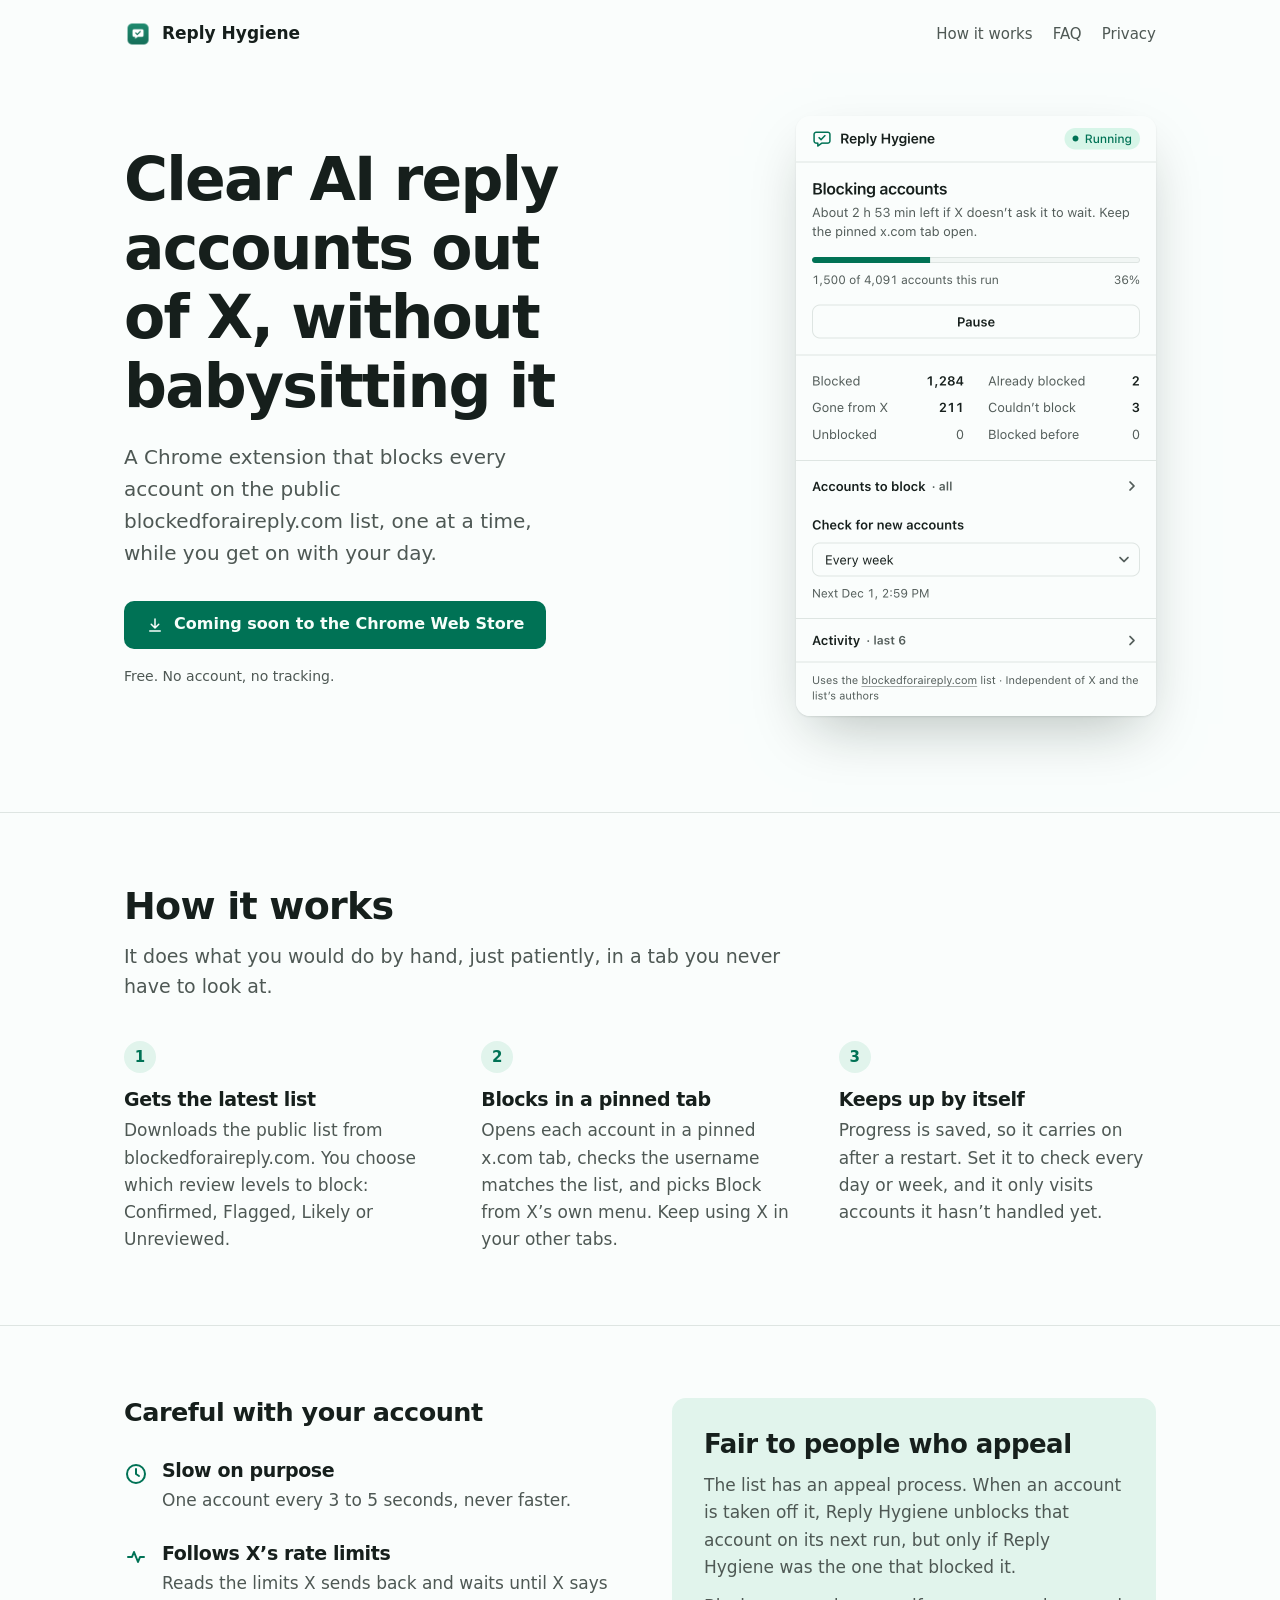
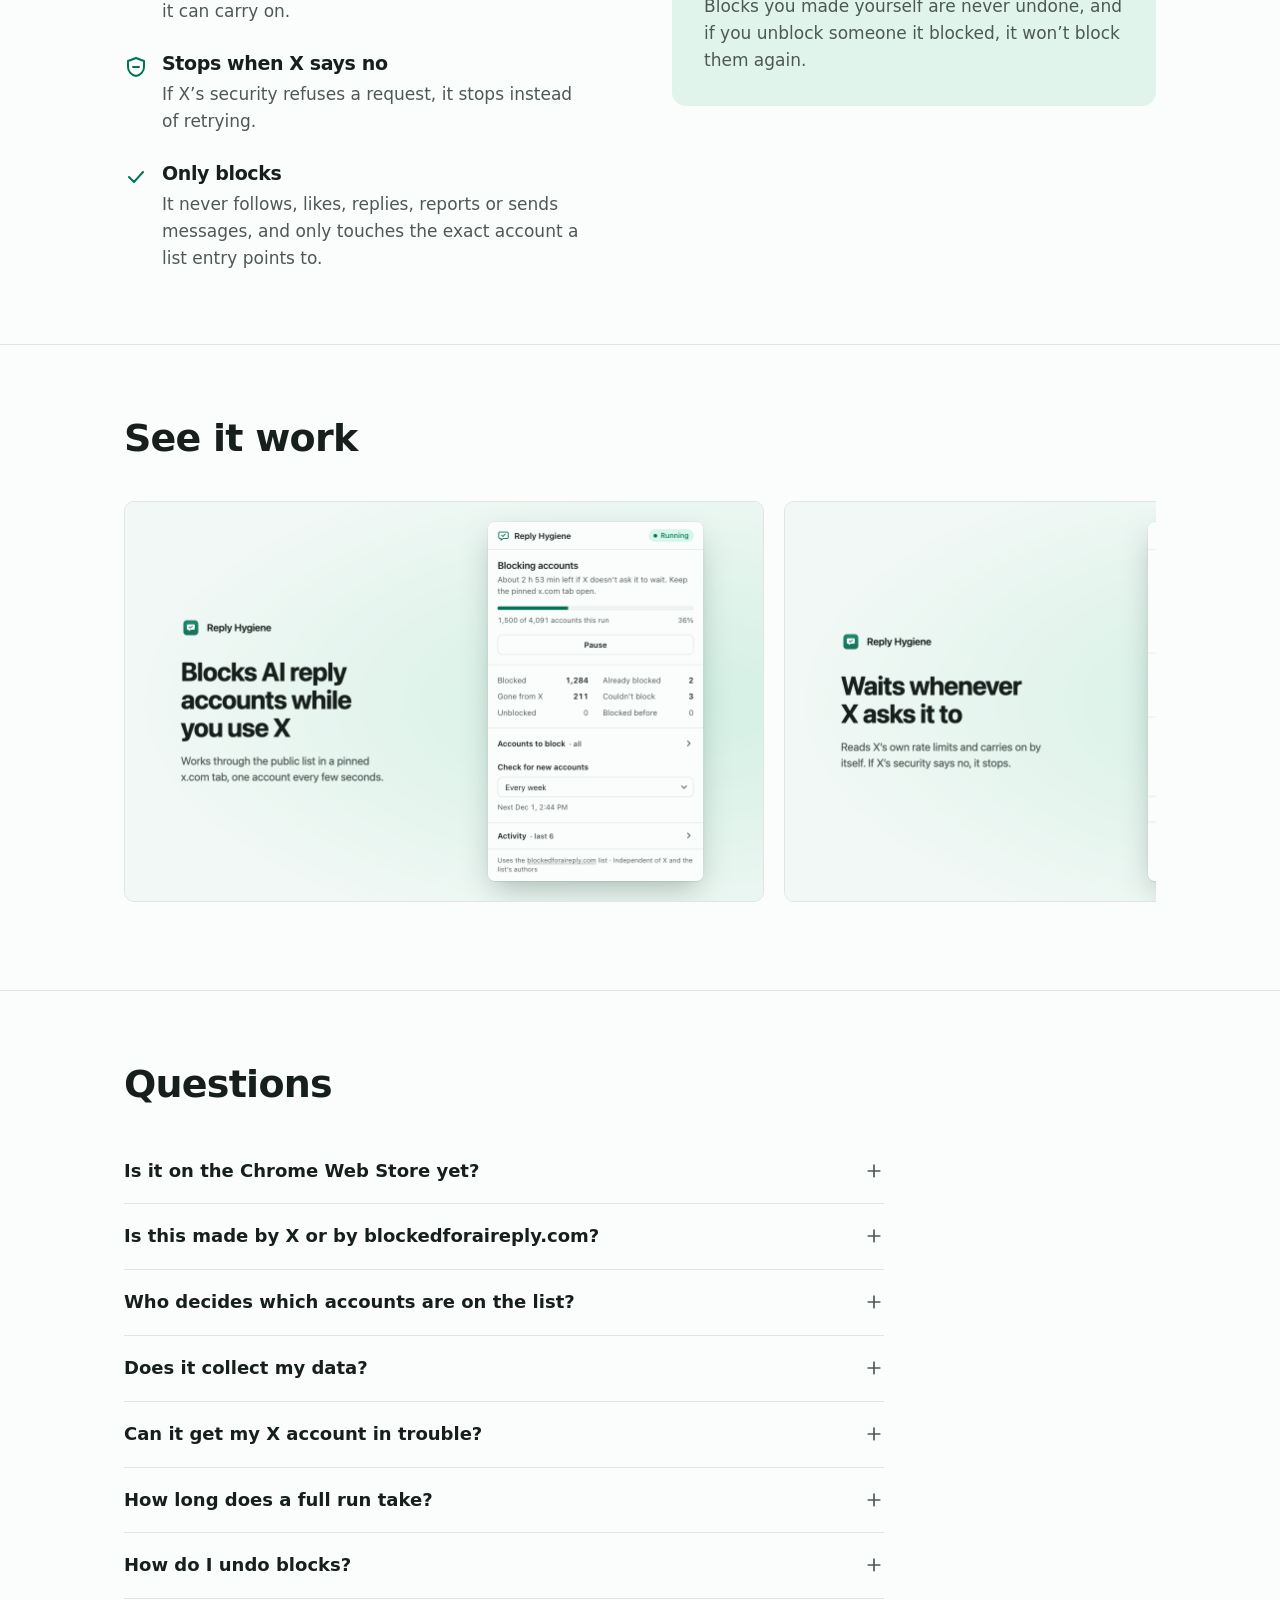
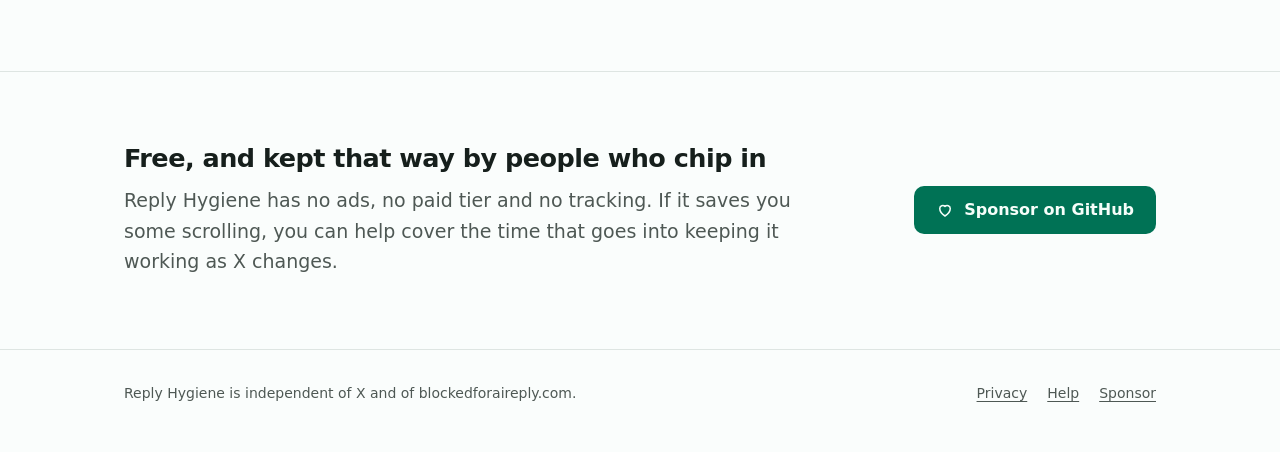
<file: index.html>
<!doctype html>
<html lang="en">
<head>
<meta charset="utf-8">
<meta name="viewport" content="width=device-width, initial-scale=1">
<title>Reply Hygiene: block AI reply accounts on X</title>
<meta name="description" content="A Chrome extension that blocks the AI and spam reply accounts on the public blockedforaireply.com list, slowly and within X's rate limits.">
<meta property="og:title" content="Reply Hygiene">
<meta property="og:description" content="Blocks the AI and spam reply accounts on the public blockedforaireply.com list, slowly and within X's rate limits.">
<meta property="og:image" content="https://cyrisxd.github.io/reply-hygiene/assets/promo-marquee-1400x560.png">
<meta name="twitter:card" content="summary_large_image">
<link rel="icon" href="assets/icon32.png">
<link rel="stylesheet" href="style.css">
</head>
<body>
<header class="wrap top">
  <a class="brand" href="./"><img src="assets/icon128.png" alt="">Reply Hygiene</a>
  <nav>
    <a class="hide-sm" href="#how">How it works</a>
    <a class="hide-sm" href="#faq">FAQ</a>
    <a href="privacy.html">Privacy</a>
  </nav>
</header>

<main>
  <div class="wrap hero">
    <div>
      <h1>Clear AI reply accounts out of X, without babysitting it</h1>
      <p class="lede">A Chrome extension that blocks every account on the public blockedforaireply.com list, one at a time, while you get on with your day.</p>
      <div class="cta">
        <!-- Swap href for the Chrome Web Store listing URL once it's published. -->
        <a class="button" id="store" href="#faq">
          <svg viewBox="0 0 24 24" fill="none" stroke="currentColor" stroke-width="2" stroke-linecap="round" stroke-linejoin="round" aria-hidden="true"><path d="M12 4v12m0 0-5-5m5 5 5-5M5 20h14"/></svg>
          Coming soon to the Chrome Web Store
        </a>
        <small>Free. No account, no tracking.</small>
      </div>
    </div>
    <picture class="shot">
      <source srcset="assets/popup-running-dark.png" media="(prefers-color-scheme: dark)">
      <img src="assets/popup-running.png" width="360" height="600" alt="The Reply Hygiene popup during a run: 1,500 of 4,091 accounts done, 1,284 blocked, 211 gone from X.">
    </picture>
  </div>

  <section id="how">
    <div class="wrap">
      <h2>How it works</h2>
      <p class="intro">It does what you would do by hand, just patiently, in a tab you never have to look at.</p>
      <ol class="steps">
        <li><h3>Gets the latest list</h3><p>Downloads the public list from blockedforaireply.com. You choose which review levels to block: Confirmed, Flagged, Likely or Unreviewed.</p></li>
        <li><h3>Blocks in a pinned tab</h3><p>Opens each account in a pinned x.com tab, checks the username matches the list, and picks Block from X’s own menu. Keep using X in your other tabs.</p></li>
        <li><h3>Keeps up by itself</h3><p>Progress is saved, so it carries on after a restart. Set it to check every day or week, and it only visits accounts it hasn’t handled yet.</p></li>
      </ol>
    </div>
  </section>

  <section>
    <div class="wrap split">
      <div>
        <h2>Careful with your account</h2>
        <div class="points">
          <div>
            <svg viewBox="0 0 24 24" aria-hidden="true"><circle cx="12" cy="12" r="9"/><path d="M12 7v5l3 2"/></svg>
            <div><h3>Slow on purpose</h3><p>One account every 3 to 5 seconds, never faster.</p></div>
          </div>
          <div>
            <svg viewBox="0 0 24 24" aria-hidden="true"><path d="M4 12h4l2-5 4 10 2-5h4"/></svg>
            <div><h3>Follows X’s rate limits</h3><p>Reads the limits X sends back and waits until X says it can carry on.</p></div>
          </div>
          <div>
            <svg viewBox="0 0 24 24" aria-hidden="true"><path d="M12 3 4 6v6c0 4.4 3.4 8.3 8 9 4.6-.7 8-4.6 8-9V6l-8-3Z"/><path d="M9 12h6"/></svg>
            <div><h3>Stops when X says no</h3><p>If X’s security refuses a request, it stops instead of retrying.</p></div>
          </div>
          <div>
            <svg viewBox="0 0 24 24" aria-hidden="true"><path d="m5 12 5 5 9-10"/></svg>
            <div><h3>Only blocks</h3><p>It never follows, likes, replies, reports or sends messages, and only touches the exact account a list entry points to.</p></div>
          </div>
        </div>
      </div>
      <div class="note">
        <h2>Fair to people who appeal</h2>
        <p>The list has an appeal process. When an account is taken off it, Reply Hygiene unblocks that account on its next run, but only if Reply Hygiene was the one that blocked it.</p>
        <p>Blocks you made yourself are never undone, and if you unblock someone it blocked, it won’t block them again.</p>
      </div>
    </div>
  </section>

  <section>
    <div class="wrap">
      <h2>See it work</h2>
      <div class="gallery" tabindex="0" aria-label="Screenshots">
        <img src="assets/screenshot-1.png" width="1280" height="800" loading="lazy" alt="Blocking accounts while you use X">
        <img src="assets/screenshot-2.png" width="1280" height="800" loading="lazy" alt="Waiting for X's rate limit to reset">
        <img src="assets/screenshot-3.png" width="1280" height="800" loading="lazy" alt="A finished run with a daily schedule">
        <img src="assets/screenshot-4.png" width="1280" height="800" loading="lazy" alt="Choosing which review levels to block">
        <img src="assets/screenshot-5.png" width="1280" height="800" loading="lazy" alt="Unblocking accounts removed from the list after an appeal">
      </div>
    </div>
  </section>

  <section id="faq">
    <div class="wrap">
      <h2>Questions</h2>
      <div class="faq">
        <details><summary>Is it on the Chrome Web Store yet?<svg viewBox="0 0 24 24" aria-hidden="true"><path d="M12 5v14M5 12h14"/></svg></summary>
          <p>It’s in review. This page will link to the listing as soon as it’s live.</p></details>
        <details><summary>Is this made by X or by blockedforaireply.com?<svg viewBox="0 0 24 24" aria-hidden="true"><path d="M12 5v14M5 12h14"/></svg></summary>
          <p>No. Reply Hygiene is independent. It uses the public list from blockedforaireply.com and credits it, but isn’t affiliated with X Corp. or the list’s authors.</p></details>
        <details><summary>Who decides which accounts are on the list?<svg viewBox="0 0 24 24" aria-hidden="true"><path d="M12 5v14M5 12h14"/></svg></summary>
          <p>The people behind <a href="https://blockedforaireply.com">blockedforaireply.com</a>. They review accounts, publish the evidence and handle appeals. Reply Hygiene follows their list and their removals.</p></details>
        <details><summary>Does it collect my data?<svg viewBox="0 0 24 24" aria-hidden="true"><path d="M12 5v14M5 12h14"/></svg></summary>
          <p>No. Settings and progress stay in your browser. There’s no server, no account and no analytics. It only talks to x.com and to blockedforaireply.com to download the list. Read the <a href="privacy.html">privacy policy</a>.</p></details>
        <details><summary>Can it get my X account in trouble?<svg viewBox="0 0 24 24" aria-hidden="true"><path d="M12 5v14M5 12h14"/></svg></summary>
          <p>X can treat fast automated browsing as unusual activity and may temporarily refuse requests. Reply Hygiene goes slowly, follows X’s rate limits and stops if X refuses a request. If it stops, use X normally for an hour before trying again. You use it at your own risk.</p></details>
        <details><summary>How long does a full run take?<svg viewBox="0 0 24 24" aria-hidden="true"><path d="M12 5v14M5 12h14"/></svg></summary>
          <p>A few hours for the full list, plus any time spent waiting for X’s rate limits. After that, scheduled runs only visit new accounts, so they’re much quicker.</p></details>
        <details><summary>How do I undo blocks?<svg viewBox="0 0 24 24" aria-hidden="true"><path d="M12 5v14M5 12h14"/></svg></summary>
          <p>Unblock anyone from X’s settings under Privacy and safety, then Mute and block, then Blocked accounts. Reply Hygiene won’t block them again. Removing the extension doesn’t undo existing blocks.</p></details>
      </div>
    </div>
  </section>

  <section id="support">
    <div class="wrap support">
      <div>
        <h2>Free, and kept that way by people who chip in</h2>
        <p class="intro">Reply Hygiene has no ads, no paid tier and no tracking. If it saves you some scrolling, you can help cover the time that goes into keeping it working as X changes.</p>
      </div>
      <a class="button" href="https://github.com/sponsors/CyrisXD">
        <svg viewBox="0 0 24 24" fill="none" stroke="currentColor" stroke-width="2" stroke-linecap="round" stroke-linejoin="round" aria-hidden="true"><path d="M12 20s-7-4.4-7-10a4 4 0 0 1 7-2.6A4 4 0 0 1 19 10c0 5.6-7 10-7 10Z"/></svg>
        Sponsor on GitHub
      </a>
    </div>
  </section>
</main>

<footer>
  <div class="wrap">
    <span>Reply Hygiene is independent of X and of blockedforaireply.com.</span>
    <nav><a href="privacy.html">Privacy</a><a href="https://github.com/CyrisXD/reply-hygiene/issues">Help</a><a href="https://github.com/sponsors/CyrisXD">Sponsor</a></nav>
  </div>
</footer>
</body>
</html>
</file>
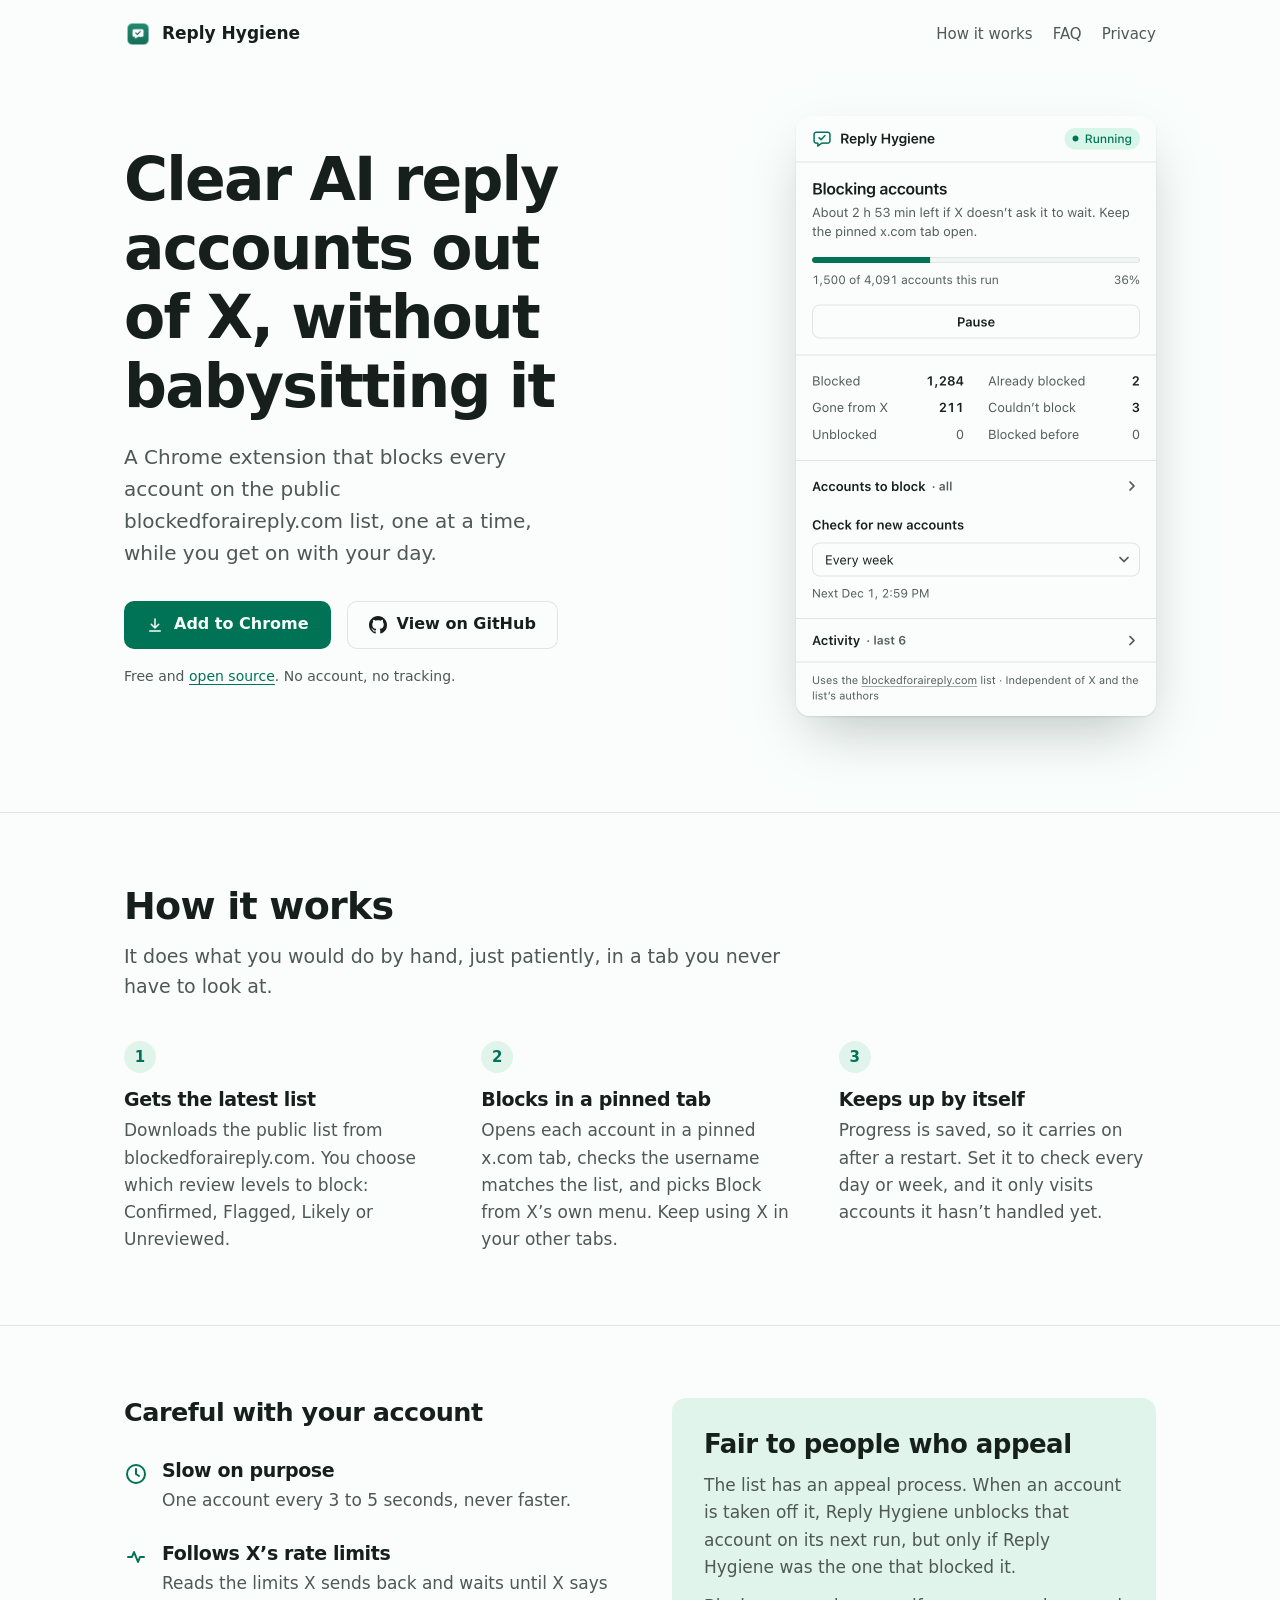
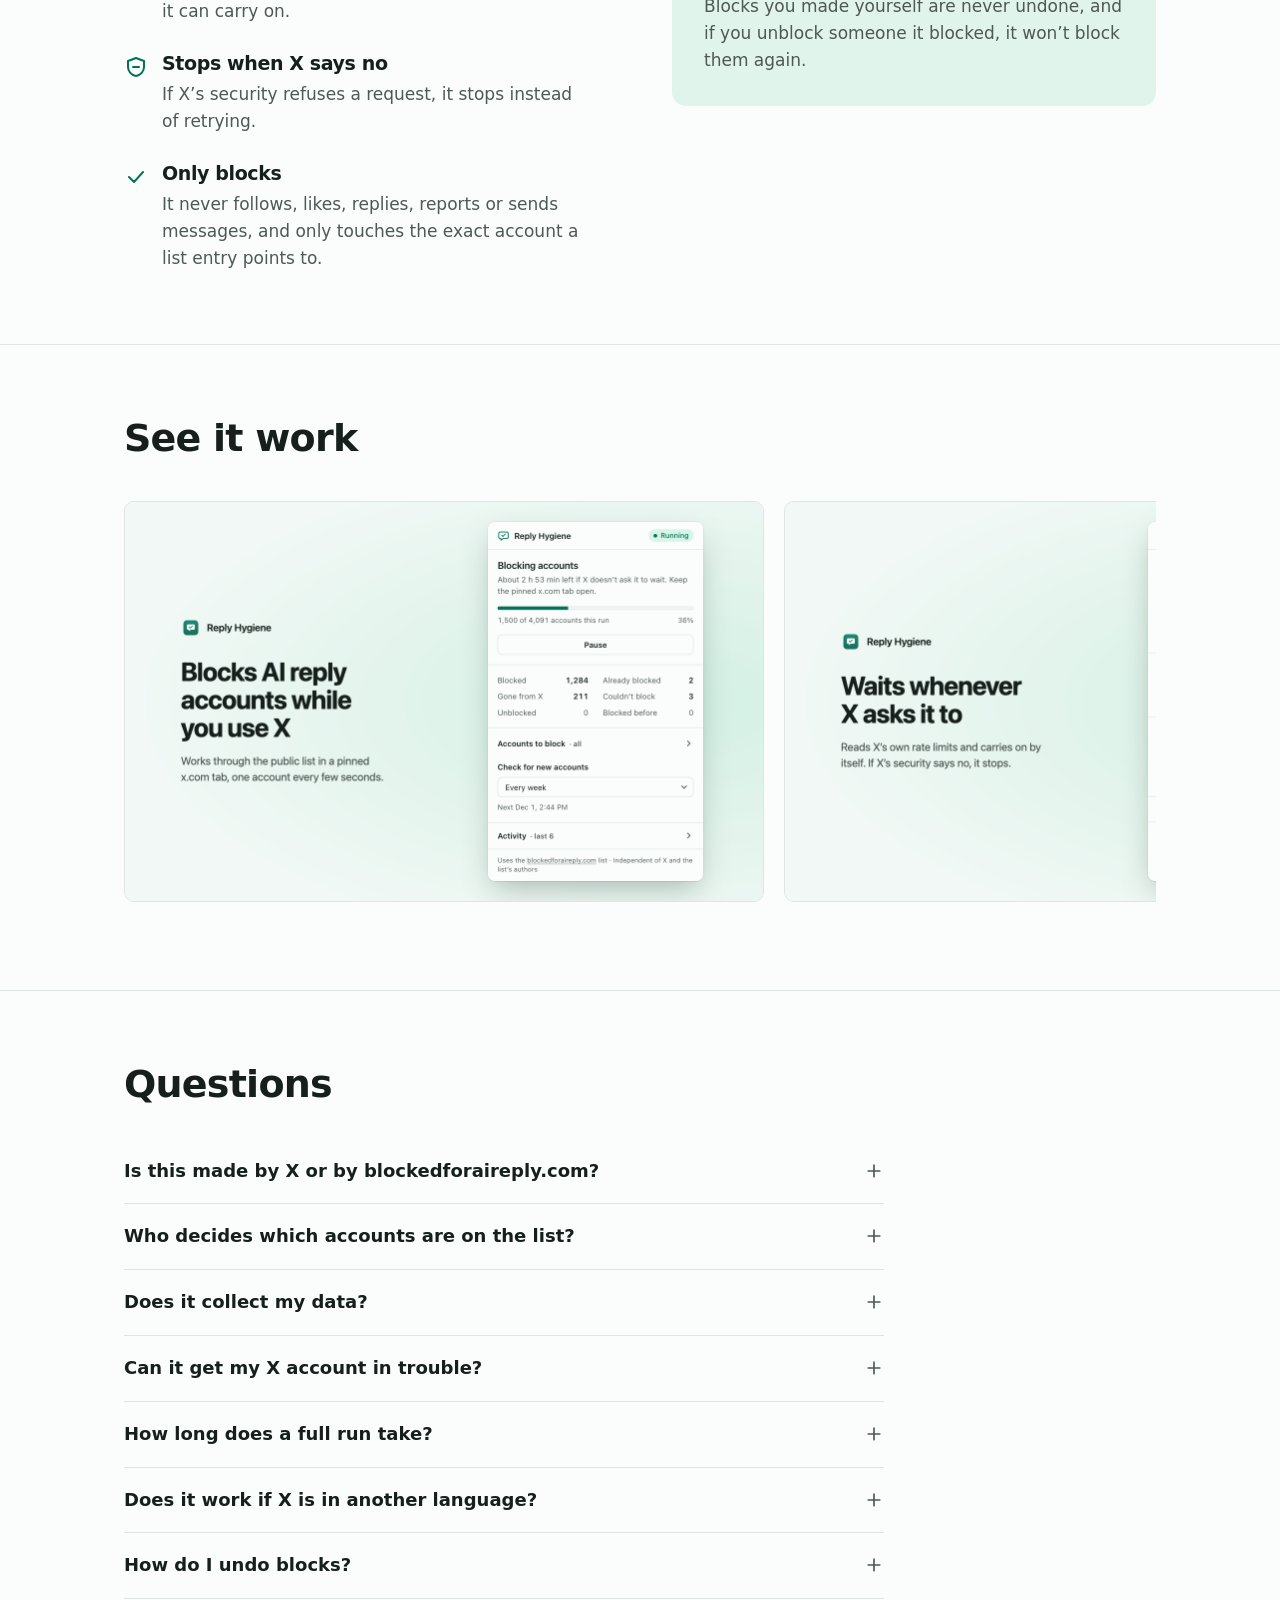
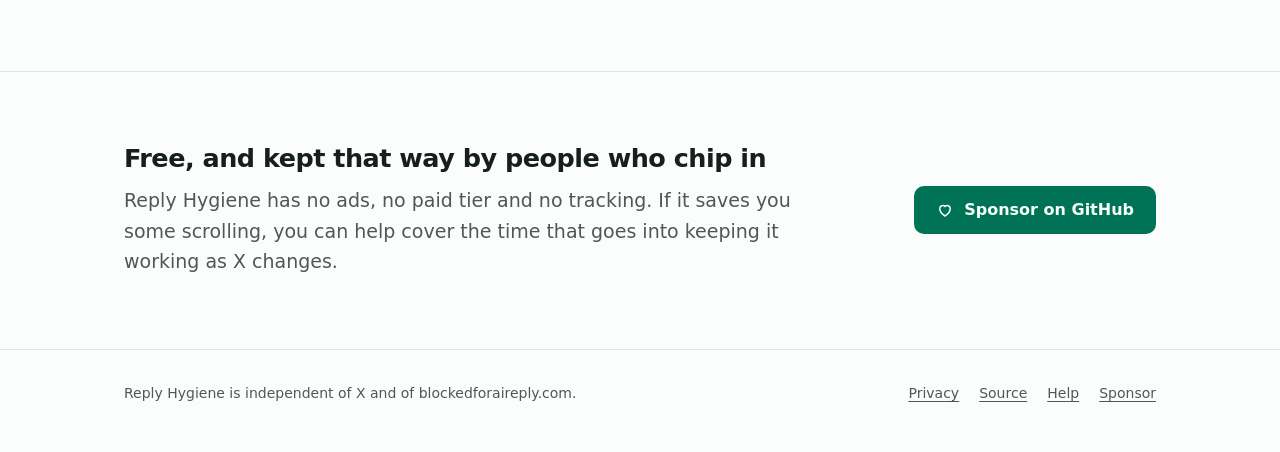
<file: docs/index.html>
<!doctype html>
<html lang="en">
<head>
<meta charset="utf-8">
<meta name="viewport" content="width=device-width, initial-scale=1">
<title>Reply Hygiene: block AI reply accounts on X</title>
<meta name="description" content="A free, open source Chrome extension that blocks the AI reply accounts on the blockedforaireply.com list, slowly and within X's rate limits.">
<link rel="canonical" href="https://replyhygiene.sudolabs.nz/">
<meta name="theme-color" content="#16705a">
<meta property="og:type" content="website">
<meta property="og:site_name" content="Reply Hygiene">
<meta property="og:url" content="https://replyhygiene.sudolabs.nz/">
<meta property="og:title" content="Reply Hygiene: block AI reply accounts on X">
<meta property="og:description" content="A free, open source Chrome extension that blocks the AI reply accounts on the blockedforaireply.com list, slowly and within X's rate limits.">
<meta property="og:image" content="https://replyhygiene.sudolabs.nz/assets/og.png">
<meta property="og:image:width" content="1200">
<meta property="og:image:height" content="630">
<meta property="og:image:alt" content="Reply Hygiene logo, a speech bubble with a check mark, on a teal background">
<meta name="twitter:card" content="summary_large_image">
<meta name="twitter:title" content="Reply Hygiene: block AI reply accounts on X">
<meta name="twitter:description" content="A free, open source Chrome extension that blocks the AI reply accounts on the blockedforaireply.com list, slowly and within X's rate limits.">
<meta name="twitter:image" content="https://replyhygiene.sudolabs.nz/assets/og.png">
<meta name="twitter:image:alt" content="Reply Hygiene logo, a speech bubble with a check mark, on a teal background">
<link rel="icon" href="assets/icon32.png" type="image/png">
<link rel="apple-touch-icon" href="assets/apple-touch-icon.png">
<link rel="stylesheet" href="style.css">
</head>
<body>
<header class="wrap top">
  <a class="brand" href="./"><img src="assets/icon128.png" alt="">Reply Hygiene</a>
  <nav>
    <a class="hide-sm" href="#how">How it works</a>
    <a class="hide-sm" href="#faq">FAQ</a>
    <a href="privacy.html">Privacy</a>
  </nav>
</header>

<main>
  <div class="wrap hero">
    <div>
      <h1>Clear AI reply accounts out of X, without babysitting it</h1>
      <p class="lede">A Chrome extension that blocks every account on the public blockedforaireply.com list, one at a time, while you get on with your day.</p>
      <div class="cta">
        <a class="button" id="store" href="https://chromewebstore.google.com/detail/reply-hygiene/mcoecledhnlpaoijfkkabfefefeolkhj">
          <svg viewBox="0 0 24 24" fill="none" stroke="currentColor" stroke-width="2" stroke-linecap="round" stroke-linejoin="round" aria-hidden="true"><path d="M12 4v12m0 0-5-5m5 5 5-5M5 20h14"/></svg>
          Add to Chrome
        </a>
        <a class="button secondary" href="https://github.com/CyrisXD/reply-hygiene">
          <svg viewBox="0 0 16 16" fill="currentColor" aria-hidden="true"><path d="M8 0C3.58 0 0 3.58 0 8c0 3.54 2.29 6.53 5.47 7.59.4.07.55-.17.55-.38 0-.19-.01-.82-.01-1.49-2.01.37-2.53-.49-2.69-.94-.09-.23-.48-.94-.82-1.13-.28-.15-.68-.52-.01-.53.63-.01 1.08.58 1.23.82.72 1.21 1.87.87 2.33.66.07-.52.28-.87.51-1.07-1.78-.2-3.64-.89-3.64-3.95 0-.87.31-1.59.82-2.15-.08-.2-.36-1.02.08-2.12 0 0 .67-.21 2.2.82.64-.18 1.32-.27 2-.27.68 0 1.36.09 2 .27 1.53-1.04 2.2-.82 2.2-.82.44 1.1.16 1.92.08 2.12.51.56.82 1.27.82 2.15 0 3.07-1.87 3.75-3.65 3.95.29.25.54.73.54 1.48 0 1.07-.01 1.93-.01 2.2 0 .21.15.46.55.38A8.013 8.013 0 0 0 16 8c0-4.42-3.58-8-8-8Z"/></svg>
          View on GitHub
        </a>
        <small>Free and <a href="https://github.com/CyrisXD/reply-hygiene">open source</a>. No account, no tracking.</small>
      </div>
    </div>
    <picture class="shot">
      <source srcset="assets/popup-running-dark.png" media="(prefers-color-scheme: dark)">
      <img src="assets/popup-running.png" width="360" height="600" alt="The Reply Hygiene popup during a run: 1,500 of 4,091 accounts done, 1,284 blocked, 211 gone from X.">
    </picture>
  </div>

  <section id="how">
    <div class="wrap">
      <h2>How it works</h2>
      <p class="intro">It does what you would do by hand, just patiently, in a tab you never have to look at.</p>
      <ol class="steps">
        <li><h3>Gets the latest list</h3><p>Downloads the public list from blockedforaireply.com. You choose which review levels to block: Confirmed, Flagged, Likely or Unreviewed.</p></li>
        <li><h3>Blocks in a pinned tab</h3><p>Opens each account in a pinned x.com tab, checks the username matches the list, and picks Block from X’s own menu. Keep using X in your other tabs.</p></li>
        <li><h3>Keeps up by itself</h3><p>Progress is saved, so it carries on after a restart. Set it to check every day or week, and it only visits accounts it hasn’t handled yet.</p></li>
      </ol>
    </div>
  </section>

  <section>
    <div class="wrap split">
      <div>
        <h2>Careful with your account</h2>
        <div class="points">
          <div>
            <svg viewBox="0 0 24 24" aria-hidden="true"><circle cx="12" cy="12" r="9"/><path d="M12 7v5l3 2"/></svg>
            <div><h3>Slow on purpose</h3><p>One account every 3 to 5 seconds, never faster.</p></div>
          </div>
          <div>
            <svg viewBox="0 0 24 24" aria-hidden="true"><path d="M4 12h4l2-5 4 10 2-5h4"/></svg>
            <div><h3>Follows X’s rate limits</h3><p>Reads the limits X sends back and waits until X says it can carry on.</p></div>
          </div>
          <div>
            <svg viewBox="0 0 24 24" aria-hidden="true"><path d="M12 3 4 6v6c0 4.4 3.4 8.3 8 9 4.6-.7 8-4.6 8-9V6l-8-3Z"/><path d="M9 12h6"/></svg>
            <div><h3>Stops when X says no</h3><p>If X’s security refuses a request, it stops instead of retrying.</p></div>
          </div>
          <div>
            <svg viewBox="0 0 24 24" aria-hidden="true"><path d="m5 12 5 5 9-10"/></svg>
            <div><h3>Only blocks</h3><p>It never follows, likes, replies, reports or sends messages, and only touches the exact account a list entry points to.</p></div>
          </div>
        </div>
      </div>
      <div class="note">
        <h2>Fair to people who appeal</h2>
        <p>The list has an appeal process. When an account is taken off it, Reply Hygiene unblocks that account on its next run, but only if Reply Hygiene was the one that blocked it.</p>
        <p>Blocks you made yourself are never undone, and if you unblock someone it blocked, it won’t block them again.</p>
      </div>
    </div>
  </section>

  <section>
    <div class="wrap">
      <h2>See it work</h2>
      <div class="gallery" tabindex="0" aria-label="Screenshots">
        <img src="assets/screenshot-1.png" width="1280" height="800" loading="lazy" alt="Blocking accounts while you use X">
        <img src="assets/screenshot-2.png" width="1280" height="800" loading="lazy" alt="Waiting for X's rate limit to reset">
        <img src="assets/screenshot-3.png" width="1280" height="800" loading="lazy" alt="A finished run with a daily schedule">
        <img src="assets/screenshot-4.png" width="1280" height="800" loading="lazy" alt="Choosing which review levels to block">
        <img src="assets/screenshot-5.png" width="1280" height="800" loading="lazy" alt="Unblocking accounts removed from the list after an appeal">
      </div>
    </div>
  </section>

  <section id="faq">
    <div class="wrap">
      <h2>Questions</h2>
      <div class="faq">
        <details><summary>Is this made by X or by blockedforaireply.com?<svg viewBox="0 0 24 24" aria-hidden="true"><path d="M12 5v14M5 12h14"/></svg></summary>
          <p>No. Reply Hygiene is independent. It uses the public list from blockedforaireply.com and credits it, but isn’t affiliated with X Corp. or the list’s authors.</p></details>
        <details><summary>Who decides which accounts are on the list?<svg viewBox="0 0 24 24" aria-hidden="true"><path d="M12 5v14M5 12h14"/></svg></summary>
          <p>The people behind <a href="https://blockedforaireply.com">blockedforaireply.com</a>. They review accounts, publish the evidence and handle appeals. Reply Hygiene follows their list and their removals.</p></details>
        <details><summary>Does it collect my data?<svg viewBox="0 0 24 24" aria-hidden="true"><path d="M12 5v14M5 12h14"/></svg></summary>
          <p>No. Settings and progress stay in your browser. There’s no server, no account and no analytics. It only talks to x.com and to blockedforaireply.com to download the list. Read the <a href="privacy.html">privacy policy</a>.</p></details>
        <details><summary>Can it get my X account in trouble?<svg viewBox="0 0 24 24" aria-hidden="true"><path d="M12 5v14M5 12h14"/></svg></summary>
          <p>X can treat fast automated browsing as unusual activity and may temporarily refuse requests. Reply Hygiene goes slowly, follows X’s rate limits and stops if X refuses a request. If it stops, use X normally for an hour before trying again. You use it at your own risk.</p></details>
        <details><summary>How long does a full run take?<svg viewBox="0 0 24 24" aria-hidden="true"><path d="M12 5v14M5 12h14"/></svg></summary>
          <p>A few hours for the full list, plus any time spent waiting for X’s rate limits. After that, scheduled runs only visit new accounts, so they’re much quicker.</p></details>
        <details><summary>Does it work if X is in another language?<svg viewBox="0 0 24 24" aria-hidden="true"><path d="M12 5v14M5 12h14"/></svg></summary>
          <p>Not yet. It reads X’s English menus, so set X’s display language to English under Settings, then Accessibility, display and languages. If X isn’t in English, Reply Hygiene stops and tells you rather than guessing.</p></details>
        <details><summary>How do I undo blocks?<svg viewBox="0 0 24 24" aria-hidden="true"><path d="M12 5v14M5 12h14"/></svg></summary>
          <p>Unblock anyone from X’s settings under Privacy and safety, then Mute and block, then Blocked accounts. Reply Hygiene won’t block them again. Removing the extension doesn’t undo existing blocks.</p></details>
      </div>
    </div>
  </section>

  <section id="support">
    <div class="wrap support">
      <div>
        <h2>Free, and kept that way by people who chip in</h2>
        <p class="intro">Reply Hygiene has no ads, no paid tier and no tracking. If it saves you some scrolling, you can help cover the time that goes into keeping it working as X changes.</p>
      </div>
      <a class="button" href="https://github.com/sponsors/CyrisXD">
        <svg viewBox="0 0 24 24" fill="none" stroke="currentColor" stroke-width="2" stroke-linecap="round" stroke-linejoin="round" aria-hidden="true"><path d="M12 20s-7-4.4-7-10a4 4 0 0 1 7-2.6A4 4 0 0 1 19 10c0 5.6-7 10-7 10Z"/></svg>
        Sponsor on GitHub
      </a>
    </div>
  </section>
</main>

<footer>
  <div class="wrap">
    <span>Reply Hygiene is independent of X and of blockedforaireply.com.</span>
    <nav><a href="privacy.html">Privacy</a><a href="https://github.com/CyrisXD/reply-hygiene">Source</a><a href="https://github.com/CyrisXD/reply-hygiene/issues">Help</a><a href="https://github.com/sponsors/CyrisXD">Sponsor</a></nav>
  </div>
</footer>
</body>
</html>
</file>
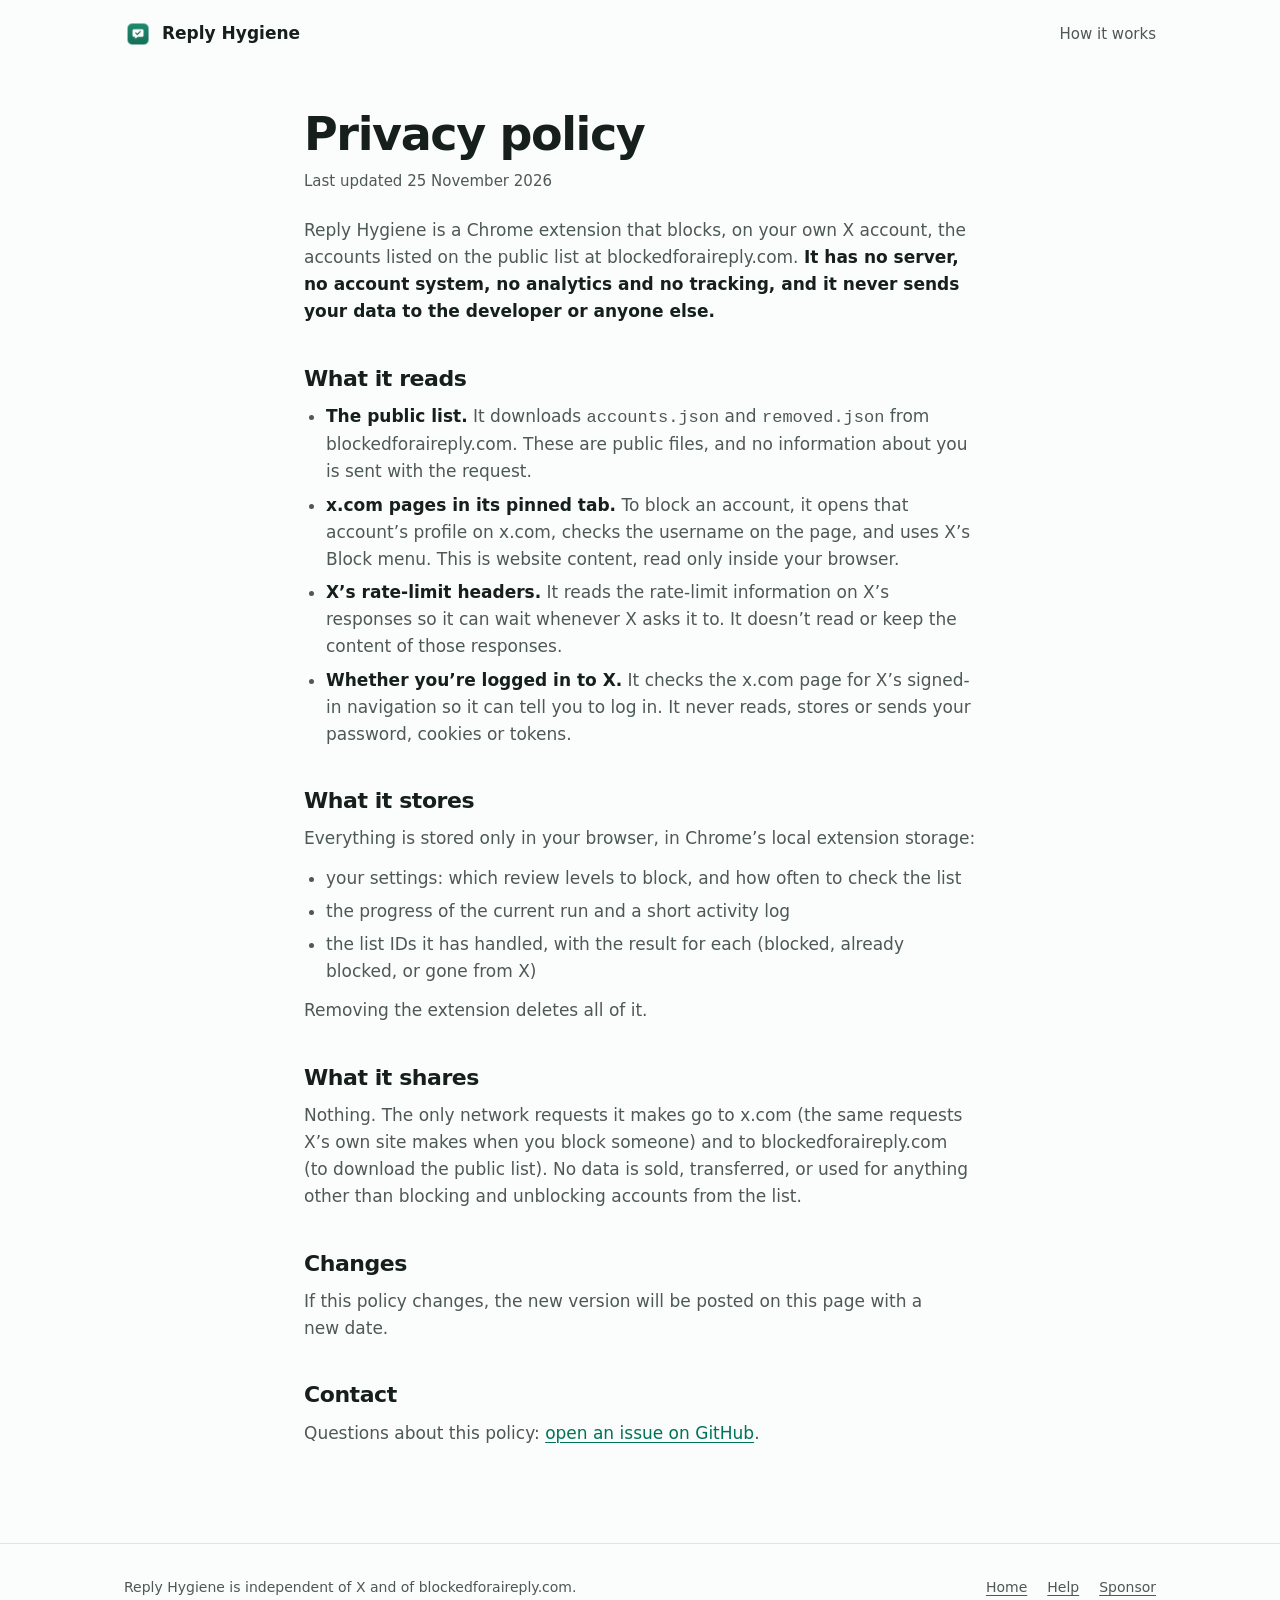
<file: privacy.html>
<!doctype html>
<html lang="en">
<head>
<meta charset="utf-8">
<meta name="viewport" content="width=device-width, initial-scale=1">
<title>Privacy policy · Reply Hygiene</title>
<meta name="description" content="Reply Hygiene keeps everything in your browser. No server, no account, no analytics.">
<link rel="icon" href="assets/icon32.png">
<link rel="stylesheet" href="style.css">
</head>
<body>
<header class="wrap top">
  <a class="brand" href="./"><img src="assets/icon128.png" alt="">Reply Hygiene</a>
  <nav><a href="./#how">How it works</a></nav>
</header>

<main class="wrap doc">
  <h1>Privacy policy</h1>
  <p class="updated">Last updated 25 November 2026</p>

  <p style="margin-top:24px">Reply Hygiene is a Chrome extension that blocks, on your own X account, the accounts listed on the public list at blockedforaireply.com. <strong>It has no server, no account system, no analytics and no tracking, and it never sends your data to the developer or anyone else.</strong></p>

  <h2>What it reads</h2>
  <ul>
    <li><strong>The public list.</strong> It downloads <code>accounts.json</code> and <code>removed.json</code> from blockedforaireply.com. These are public files, and no information about you is sent with the request.</li>
    <li><strong>x.com pages in its pinned tab.</strong> To block an account, it opens that account’s profile on x.com, checks the username on the page, and uses X’s Block menu. This is website content, read only inside your browser.</li>
    <li><strong>X’s rate-limit headers.</strong> It reads the rate-limit information on X’s responses so it can wait whenever X asks it to. It doesn’t read or keep the content of those responses.</li>
    <li><strong>Whether you’re logged in to X.</strong> It checks the x.com page for X’s signed-in navigation so it can tell you to log in. It never reads, stores or sends your password, cookies or tokens.</li>
  </ul>

  <h2>What it stores</h2>
  <p>Everything is stored only in your browser, in Chrome’s local extension storage:</p>
  <ul>
    <li>your settings: which review levels to block, and how often to check the list</li>
    <li>the progress of the current run and a short activity log</li>
    <li>the list IDs it has handled, with the result for each (blocked, already blocked, or gone from X)</li>
  </ul>
  <p>Removing the extension deletes all of it.</p>

  <h2>What it shares</h2>
  <p>Nothing. The only network requests it makes go to x.com (the same requests X’s own site makes when you block someone) and to blockedforaireply.com (to download the public list). No data is sold, transferred, or used for anything other than blocking and unblocking accounts from the list.</p>

  <h2>Changes</h2>
  <p>If this policy changes, the new version will be posted on this page with a new date.</p>

  <h2>Contact</h2>
  <p>Questions about this policy: <a href="https://github.com/CyrisXD/reply-hygiene/issues">open an issue on GitHub</a>.</p>
</main>

<footer>
  <div class="wrap">
    <span>Reply Hygiene is independent of X and of blockedforaireply.com.</span>
    <nav><a href="./">Home</a><a href="https://github.com/CyrisXD/reply-hygiene/issues">Help</a><a href="https://github.com/sponsors/CyrisXD">Sponsor</a></nav>
  </div>
</footer>
</body>
</html>
</file>
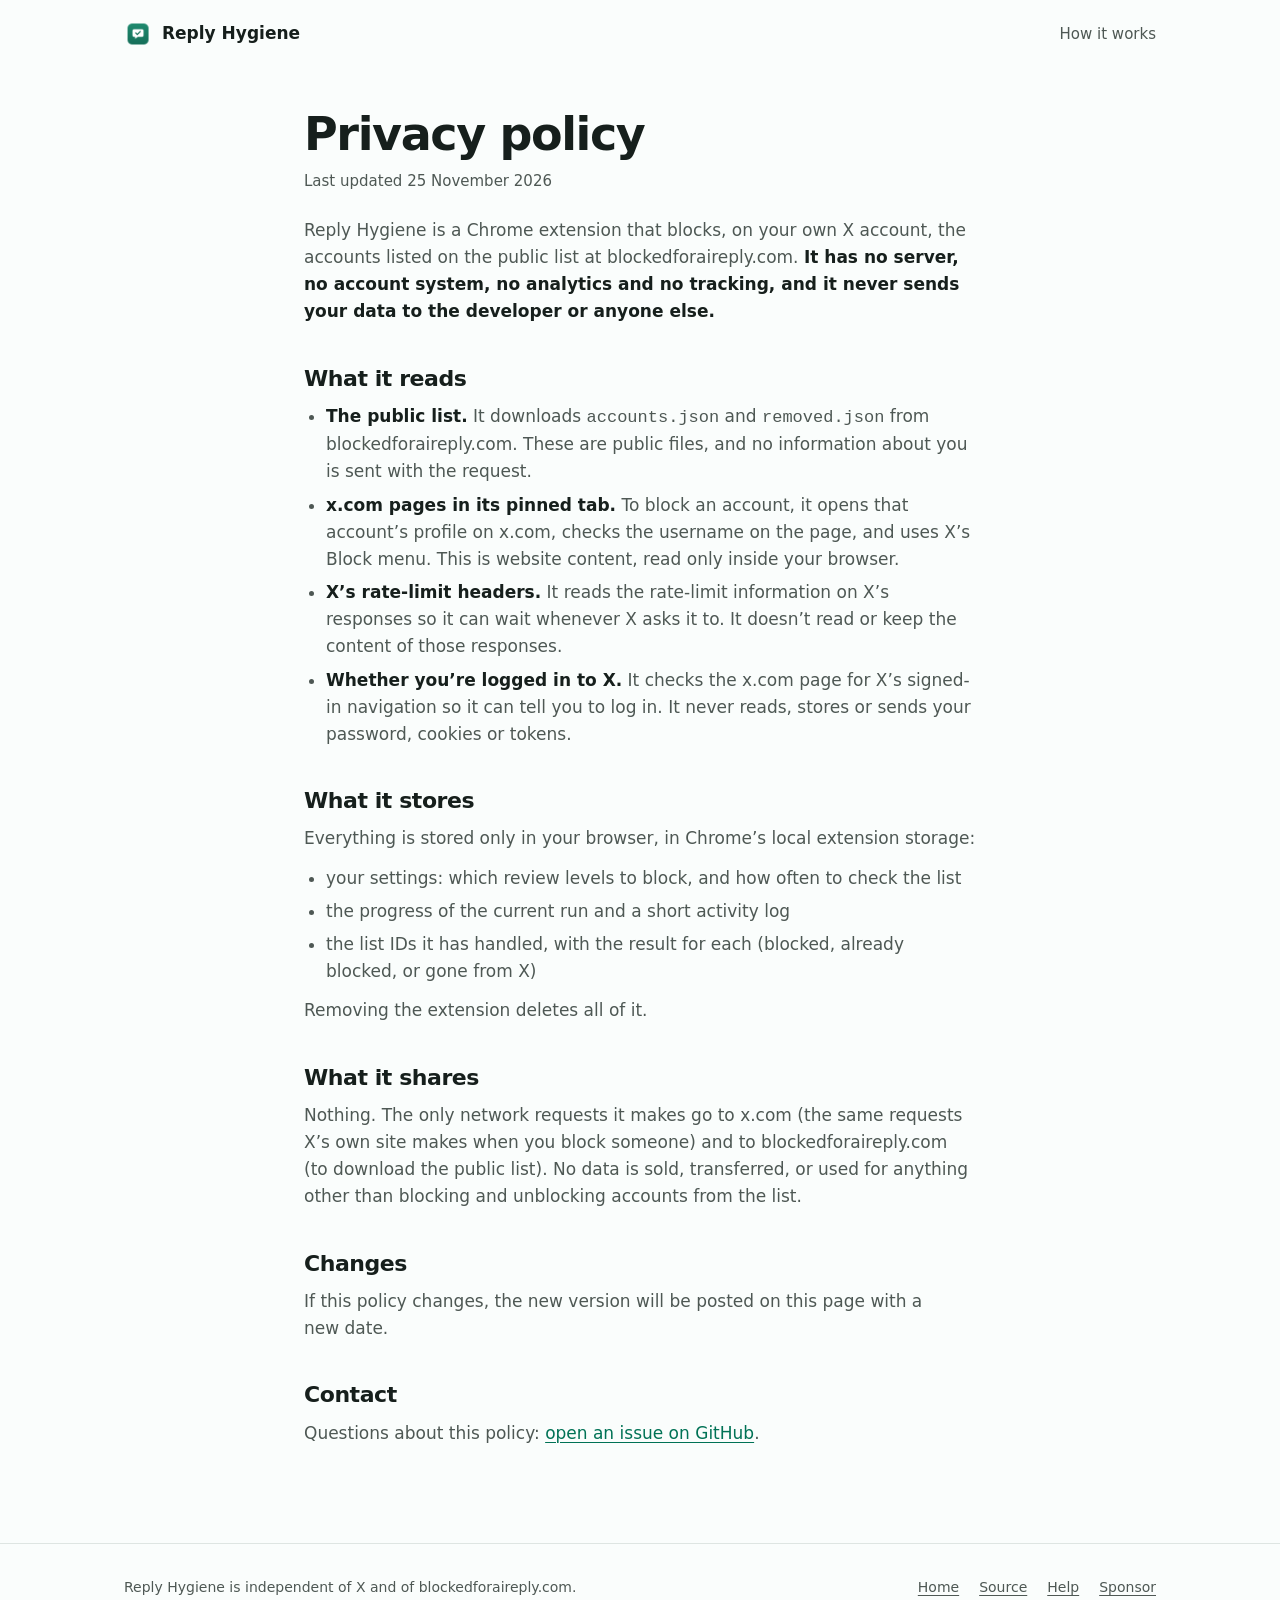
<file: docs/privacy.html>
<!doctype html>
<html lang="en">
<head>
<meta charset="utf-8">
<meta name="viewport" content="width=device-width, initial-scale=1">
<title>Privacy policy · Reply Hygiene</title>
<meta name="description" content="Reply Hygiene keeps everything in your browser. No server, no account, no analytics.">
<link rel="canonical" href="https://replyhygiene.sudolabs.nz/privacy.html">
<meta name="theme-color" content="#16705a">
<meta property="og:type" content="website">
<meta property="og:site_name" content="Reply Hygiene">
<meta property="og:url" content="https://replyhygiene.sudolabs.nz/privacy.html">
<meta property="og:title" content="Privacy policy · Reply Hygiene">
<meta property="og:description" content="Reply Hygiene keeps everything in your browser. No server, no account, no analytics.">
<meta property="og:image" content="https://replyhygiene.sudolabs.nz/assets/og.png">
<meta property="og:image:width" content="1200">
<meta property="og:image:height" content="630">
<meta property="og:image:alt" content="Reply Hygiene logo, a speech bubble with a check mark, on a teal background">
<meta name="twitter:card" content="summary_large_image">
<meta name="twitter:title" content="Privacy policy · Reply Hygiene">
<meta name="twitter:description" content="Reply Hygiene keeps everything in your browser. No server, no account, no analytics.">
<meta name="twitter:image" content="https://replyhygiene.sudolabs.nz/assets/og.png">
<meta name="twitter:image:alt" content="Reply Hygiene logo, a speech bubble with a check mark, on a teal background">
<link rel="icon" href="assets/icon32.png" type="image/png">
<link rel="apple-touch-icon" href="assets/apple-touch-icon.png">
<link rel="stylesheet" href="style.css">
</head>
<body>
<header class="wrap top">
  <a class="brand" href="./"><img src="assets/icon128.png" alt="">Reply Hygiene</a>
  <nav><a href="./#how">How it works</a></nav>
</header>

<main class="wrap doc">
  <h1>Privacy policy</h1>
  <p class="updated">Last updated 25 November 2026</p>

  <p style="margin-top:24px">Reply Hygiene is a Chrome extension that blocks, on your own X account, the accounts listed on the public list at blockedforaireply.com. <strong>It has no server, no account system, no analytics and no tracking, and it never sends your data to the developer or anyone else.</strong></p>

  <h2>What it reads</h2>
  <ul>
    <li><strong>The public list.</strong> It downloads <code>accounts.json</code> and <code>removed.json</code> from blockedforaireply.com. These are public files, and no information about you is sent with the request.</li>
    <li><strong>x.com pages in its pinned tab.</strong> To block an account, it opens that account’s profile on x.com, checks the username on the page, and uses X’s Block menu. This is website content, read only inside your browser.</li>
    <li><strong>X’s rate-limit headers.</strong> It reads the rate-limit information on X’s responses so it can wait whenever X asks it to. It doesn’t read or keep the content of those responses.</li>
    <li><strong>Whether you’re logged in to X.</strong> It checks the x.com page for X’s signed-in navigation so it can tell you to log in. It never reads, stores or sends your password, cookies or tokens.</li>
  </ul>

  <h2>What it stores</h2>
  <p>Everything is stored only in your browser, in Chrome’s local extension storage:</p>
  <ul>
    <li>your settings: which review levels to block, and how often to check the list</li>
    <li>the progress of the current run and a short activity log</li>
    <li>the list IDs it has handled, with the result for each (blocked, already blocked, or gone from X)</li>
  </ul>
  <p>Removing the extension deletes all of it.</p>

  <h2>What it shares</h2>
  <p>Nothing. The only network requests it makes go to x.com (the same requests X’s own site makes when you block someone) and to blockedforaireply.com (to download the public list). No data is sold, transferred, or used for anything other than blocking and unblocking accounts from the list.</p>

  <h2>Changes</h2>
  <p>If this policy changes, the new version will be posted on this page with a new date.</p>

  <h2>Contact</h2>
  <p>Questions about this policy: <a href="https://github.com/CyrisXD/reply-hygiene/issues">open an issue on GitHub</a>.</p>
</main>

<footer>
  <div class="wrap">
    <span>Reply Hygiene is independent of X and of blockedforaireply.com.</span>
    <nav><a href="./">Home</a><a href="https://github.com/CyrisXD/reply-hygiene">Source</a><a href="https://github.com/CyrisXD/reply-hygiene/issues">Help</a><a href="https://github.com/sponsors/CyrisXD">Sponsor</a></nav>
  </div>
</footer>
</body>
</html>
</file>
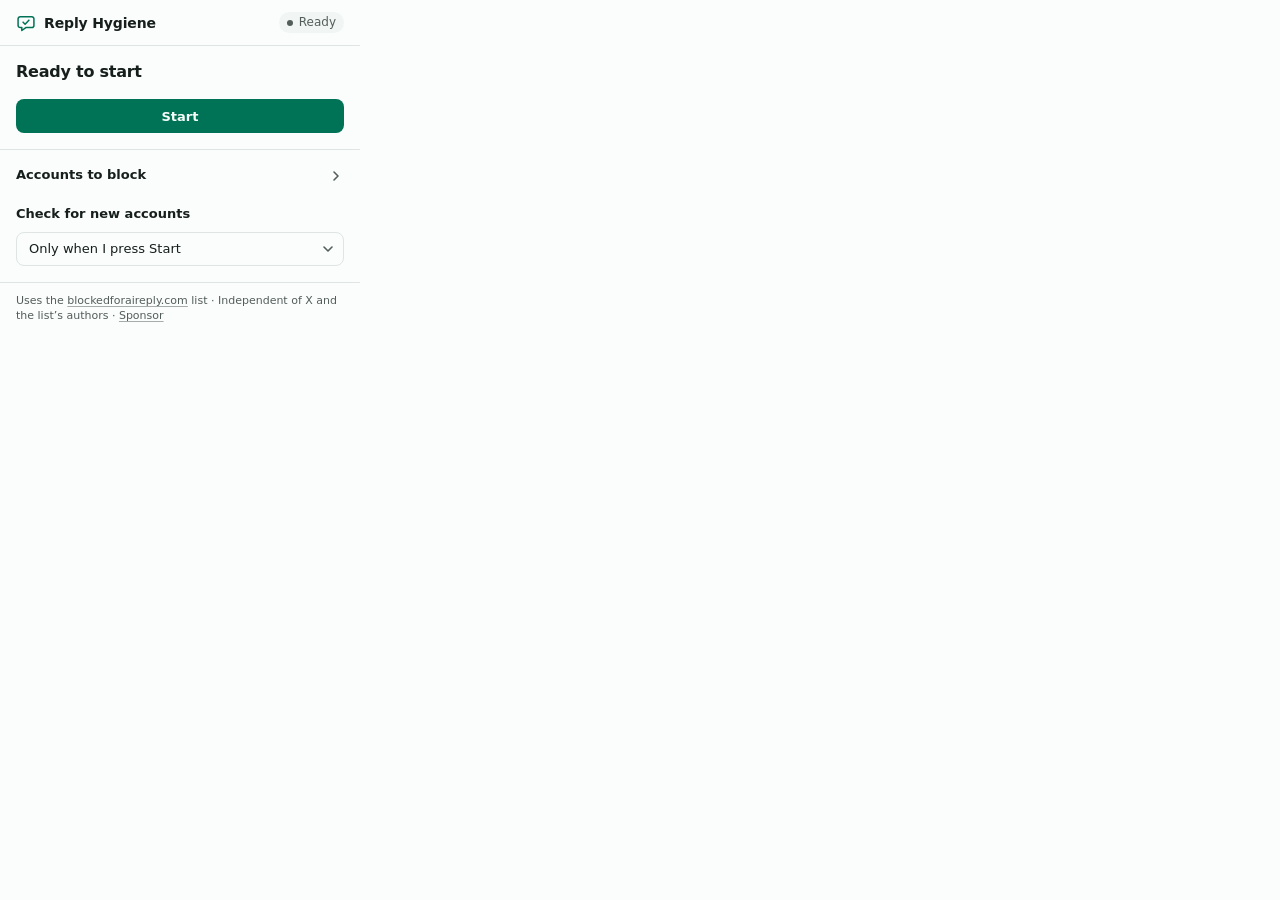
<file: extension/popup.html>
<!doctype html>
<html lang="en">
<meta charset="utf-8">
<title>Reply Hygiene</title>
<link rel="stylesheet" href="popup.css">
<body>
  <header class="top">
    <svg class="mark" viewBox="0 0 24 24" aria-hidden="true">
      <path d="M5 4.5h14a2.5 2.5 0 0 1 2.5 2.5v8a2.5 2.5 0 0 1-2.5 2.5h-7.2L7 21v-3.5H5A2.5 2.5 0 0 1 2.5 15V7A2.5 2.5 0 0 1 5 4.5Z" />
      <path d="m8.5 11 2.4 2.4 4.6-4.8" />
    </svg>
    <span class="name">Reply Hygiene</span>
    <span id="state" class="pill" data-tone="idle">Ready</span>
  </header>

  <main>
    <section class="run" aria-live="polite">
      <h1 id="headline">Ready to start</h1>
      <p id="detail" class="detail"></p>
      <div class="progress" id="progressBlock" hidden>
        <div class="bar" role="progressbar" aria-label="Run progress" aria-valuemin="0" aria-valuemax="100" aria-valuenow="0" id="bar"><span id="fill"></span></div>
        <p class="meta"><span id="progressText"></span><span id="percent"></span></p>
      </div>
      <div class="actions">
        <button id="start" class="primary" type="button">Start</button>
        <button id="pause" class="secondary" type="button" hidden>Pause</button>
      </div>
    </section>

    <section class="counts" id="countsSection" hidden aria-label="This run">
      <dl id="counts"></dl>
    </section>

    <section class="settings">
      <details id="statusGroup">
      <summary>Accounts to block <span id="statusSummary" class="meta"></span><svg viewBox="0 0 16 16" aria-hidden="true"><path d="m6 4 4 4-4 4" /></svg></summary>
      <div class="options" id="statuses">
        <label class="option"><input type="checkbox" value="confirmed"><span><b>Confirmed</b><small>AI or spam replies checked, evidence saved</small></span></label>
        <label class="option"><input type="checkbox" value="flagged"><span><b>Flagged</b><small>AI-style writing found by an outside check</small></span></label>
        <label class="option"><input type="checkbox" value="likely"><span><b>Likely</b><small>Created 2023 or later, blocked without interaction</small></span></label>
        <label class="option"><input type="checkbox" value="unreviewed"><span><b>Unreviewed</b><small>Older block, not reviewed yet</small></span></label>
      </div>
      </details>

      <h2><label for="schedule">Check for new accounts</label></h2>
      <div class="select">
        <select id="schedule">
          <option value="0">Only when I press Start</option>
          <option value="1">Every day</option>
          <option value="7">Every week</option>
        </select>
        <svg viewBox="0 0 16 16" aria-hidden="true"><path d="m4 6 4 4 4-4" /></svg>
      </div>
      <p id="last" class="meta"></p>
    </section>

    <details class="log" id="logSection" hidden>
      <summary>Activity <span id="logCount" class="meta"></span><svg viewBox="0 0 16 16" aria-hidden="true"><path d="m6 4 4 4-4 4" /></svg></summary>
      <ol id="log"></ol>
    </details>
  </main>

  <footer>
    Uses the <a href="https://blockedforaireply.com" target="_blank" rel="noopener">blockedforaireply.com</a> list · Independent of X and the list’s authors · <a href="https://github.com/sponsors/CyrisXD" target="_blank" rel="noopener">Sponsor</a>
  </footer>
  <script src="popup.js"></script>
</body>
</html>
</file>
<file: style.css>
/* Same tokens as the extension popup (see DESIGN.md in the extension project). */
:root {
  color-scheme: light;
  --bg: oklch(99.2% 0.003 170);
  --surface: oklch(96.8% 0.006 170);
  --tint: oklch(95% 0.022 168);
  --line: oklch(91.5% 0.008 170);
  --text: oklch(23% 0.014 170);
  --muted: oklch(45% 0.014 170);
  --accent: oklch(49% 0.1 168);
  --accent-hover: oklch(44% 0.1 168);
  --accent-ink: oklch(99% 0.01 168);
  --shadow: 0 1px 2px oklch(20% 0.02 170 / 0.1), 0 24px 56px -16px oklch(20% 0.04 170 / 0.28);
  --font: -apple-system, BlinkMacSystemFont, "Segoe UI", system-ui, Roboto, sans-serif;
  --wrap: 1080px;
}
@media (prefers-color-scheme: dark) {
  :root {
    color-scheme: dark;
    --bg: oklch(17% 0.008 170);
    --surface: oklch(21% 0.009 170);
    --tint: oklch(23% 0.03 168);
    --line: oklch(29% 0.01 170);
    --text: oklch(95% 0.006 170);
    --muted: oklch(73% 0.012 170);
    --accent: oklch(74% 0.11 168);
    --accent-hover: oklch(79% 0.11 168);
    --accent-ink: oklch(20% 0.03 168);
    --shadow: 0 0 0 1px oklch(100% 0 0 / 0.08), 0 24px 56px -16px oklch(0% 0 0 / 0.6);
  }
}

* { box-sizing: border-box; }
html { scroll-behavior: smooth; scroll-padding-top: 24px; }
body { margin: 0; background: var(--bg); color: var(--text); font: 17px/1.6 var(--font); -webkit-font-smoothing: antialiased; }
::selection { background: color-mix(in oklch, var(--accent), transparent 75%); }
:focus-visible { outline: 2px solid var(--accent); outline-offset: 3px; border-radius: 6px; }
a { color: var(--accent); text-underline-offset: 3px; text-decoration-thickness: 1px; }
a:hover { color: var(--accent-hover); }
img { max-width: 100%; height: auto; display: block; }
h1, h2, h3 { line-height: 1.15; letter-spacing: -0.02em; text-wrap: balance; margin: 0; }
p { margin: 0; text-wrap: pretty; }
.wrap { max-width: var(--wrap); margin: 0 auto; padding-inline: 24px; }

/* Header */
.top { display: flex; align-items: center; gap: 24px; padding-block: 20px; }
.brand { display: flex; align-items: center; gap: 10px; font-weight: 650; font-size: 17px; color: var(--text); text-decoration: none; margin-right: auto; }
.brand img { width: 28px; height: 28px; }
.top nav { display: flex; gap: 20px; font-size: 15px; }
.top nav a { color: var(--muted); text-decoration: none; }
.top nav a:hover { color: var(--text); }

/* Hero */
.hero { display: grid; grid-template-columns: 1fr 360px; gap: 64px; align-items: center; padding-block: 48px 96px; }
.hero h1 { font-size: clamp(40px, 6vw, 60px); letter-spacing: -0.03em; font-weight: 750; }
.hero .lede { margin-top: 20px; font-size: 20px; color: var(--muted); max-width: 34ch; }
.cta { display: flex; flex-wrap: wrap; align-items: center; gap: 16px; margin-top: 32px; }
.button {
  display: inline-flex; align-items: center; gap: 10px; min-height: 48px; padding: 12px 22px; line-height: 1.3;
  border-radius: 10px; background: var(--accent); color: var(--accent-ink);
  font-weight: 600; font-size: 16px; text-decoration: none; transition: background-color 120ms ease-out;
}
.button:hover { background: var(--accent-hover); color: var(--accent-ink); }
.button svg { width: 18px; height: 18px; }
.cta small { color: var(--muted); font-size: 14px; }
.shot { border-radius: 14px; overflow: hidden; box-shadow: var(--shadow); width: 360px; }

/* Sections */
section { padding-block: 72px; border-top: 1px solid var(--line); }
section > .wrap > h2 { font-size: clamp(28px, 4vw, 38px); }
.intro { margin-top: 12px; color: var(--muted); font-size: 19px; max-width: 56ch; }

.steps { list-style: none; padding: 0; margin: 40px 0 0; display: grid; grid-template-columns: repeat(3, 1fr); gap: 40px; counter-reset: s; }
.steps li { counter-increment: s; }
.steps li::before {
  content: counter(s); display: grid; place-items: center; width: 32px; height: 32px; margin-bottom: 16px;
  border-radius: 50%; background: var(--tint); color: var(--accent); font-weight: 700; font-size: 15px;
}
.steps h3, .points h3 { font-size: 19px; margin-bottom: 6px; }
.steps p, .points p { color: var(--muted); }

.split { display: grid; grid-template-columns: 1fr 1fr; gap: 64px; align-items: start; }
.points { display: grid; gap: 28px; margin-top: 32px; }
.points > div { display: grid; grid-template-columns: 24px 1fr; gap: 14px; }
.points svg { width: 24px; height: 24px; margin-top: 2px; fill: none; stroke: var(--accent); stroke-width: 2; stroke-linecap: round; stroke-linejoin: round; }

.note { background: var(--tint); border-radius: 14px; padding: 32px; }
.note h2 { font-size: 26px; }
.note p { margin-top: 12px; color: var(--muted); }
.note p + p { margin-top: 12px; }

.gallery { display: grid; grid-auto-flow: column; grid-auto-columns: min(640px, 86%); gap: 20px; overflow-x: auto; margin-top: 40px; padding-bottom: 16px; scroll-snap-type: x mandatory; scrollbar-width: thin; scrollbar-color: var(--line) transparent; }
.gallery img { border-radius: 10px; scroll-snap-align: start; border: 1px solid var(--line); }

.faq { margin-top: 32px; max-width: 760px; }
.faq details { border-bottom: 1px solid var(--line); }
.faq summary { cursor: pointer; list-style: none; display: flex; justify-content: space-between; gap: 16px; padding-block: 18px; font-weight: 600; font-size: 18px; }
.faq summary::-webkit-details-marker { display: none; }
.faq summary svg { flex: none; width: 20px; height: 20px; margin-top: 4px; fill: none; stroke: var(--muted); stroke-width: 2; stroke-linecap: round; transition: transform 160ms ease-out; }
.faq details[open] summary svg { transform: rotate(45deg); }
.faq details p { padding-bottom: 20px; color: var(--muted); max-width: 65ch; }

.support { display: flex; flex-wrap: wrap; align-items: center; justify-content: space-between; gap: 24px 48px; }
.support > div { flex: 1 1 480px; }

footer { border-top: 1px solid var(--line); padding-block: 32px 48px; font-size: 14px; color: var(--muted); }
footer .wrap { display: flex; flex-wrap: wrap; gap: 12px 24px; justify-content: space-between; }
footer nav { display: flex; gap: 20px; }
footer a { color: var(--muted); }
footer a:hover { color: var(--text); }

/* Privacy page */
.doc { max-width: 720px; padding-block: 40px 96px; }
.doc h1 { font-size: clamp(34px, 5vw, 46px); letter-spacing: -0.03em; }
.doc .updated { margin-top: 8px; color: var(--muted); font-size: 15px; }
.doc h2 { font-size: 22px; margin: 40px 0 12px; }
.doc p, .doc li { color: var(--muted); }
.doc p + p { margin-top: 12px; }
.doc ul { padding-left: 22px; margin: 12px 0 0; }
.doc li + li { margin-top: 6px; }
.doc ul + p { margin-top: 12px; }
.doc strong { color: var(--text); font-weight: 600; }

@media (max-width: 860px) {
  .hero { grid-template-columns: 1fr; gap: 48px; padding-block: 24px 64px; }
  .shot { justify-self: center; max-width: 100%; }
  .steps, .split { grid-template-columns: 1fr; gap: 32px; }
  section { padding-block: 56px; }
}
@media (max-width: 520px) {
  .top nav a.hide-sm { display: none; }
  .note { padding: 24px; }
}
@media (prefers-reduced-motion: reduce) { * { transition: none !important; scroll-behavior: auto !important; } }
</file>
<file: docs/style.css>
/* Same tokens as the extension popup (see DESIGN.md in the extension project). */
:root {
  color-scheme: light;
  --bg: oklch(99.2% 0.003 170);
  --surface: oklch(96.8% 0.006 170);
  --tint: oklch(95% 0.022 168);
  --line: oklch(91.5% 0.008 170);
  --text: oklch(23% 0.014 170);
  --muted: oklch(45% 0.014 170);
  --accent: oklch(49% 0.1 168);
  --accent-hover: oklch(44% 0.1 168);
  --accent-ink: oklch(99% 0.01 168);
  --shadow: 0 1px 2px oklch(20% 0.02 170 / 0.1), 0 24px 56px -16px oklch(20% 0.04 170 / 0.28);
  --font: -apple-system, BlinkMacSystemFont, "Segoe UI", system-ui, Roboto, sans-serif;
  --wrap: 1080px;
}
@media (prefers-color-scheme: dark) {
  :root {
    color-scheme: dark;
    --bg: oklch(17% 0.008 170);
    --surface: oklch(21% 0.009 170);
    --tint: oklch(23% 0.03 168);
    --line: oklch(29% 0.01 170);
    --text: oklch(95% 0.006 170);
    --muted: oklch(73% 0.012 170);
    --accent: oklch(74% 0.11 168);
    --accent-hover: oklch(79% 0.11 168);
    --accent-ink: oklch(20% 0.03 168);
    --shadow: 0 0 0 1px oklch(100% 0 0 / 0.08), 0 24px 56px -16px oklch(0% 0 0 / 0.6);
  }
}

* { box-sizing: border-box; }
html { scroll-behavior: smooth; scroll-padding-top: 24px; }
body { margin: 0; background: var(--bg); color: var(--text); font: 17px/1.6 var(--font); -webkit-font-smoothing: antialiased; }
::selection { background: color-mix(in oklch, var(--accent), transparent 75%); }
:focus-visible { outline: 2px solid var(--accent); outline-offset: 3px; border-radius: 6px; }
a { color: var(--accent); text-underline-offset: 3px; text-decoration-thickness: 1px; }
a:hover { color: var(--accent-hover); }
img { max-width: 100%; height: auto; display: block; }
h1, h2, h3 { line-height: 1.15; letter-spacing: -0.02em; text-wrap: balance; margin: 0; }
p { margin: 0; text-wrap: pretty; }
.wrap { max-width: var(--wrap); margin: 0 auto; padding-inline: 24px; }

/* Header */
.top { display: flex; align-items: center; gap: 24px; padding-block: 20px; }
.brand { display: flex; align-items: center; gap: 10px; font-weight: 650; font-size: 17px; color: var(--text); text-decoration: none; margin-right: auto; }
.brand img { width: 28px; height: 28px; }
.top nav { display: flex; gap: 20px; font-size: 15px; }
.top nav a { color: var(--muted); text-decoration: none; }
.top nav a:hover { color: var(--text); }

/* Hero */
.hero { display: grid; grid-template-columns: 1fr 360px; gap: 64px; align-items: center; padding-block: 48px 96px; }
.hero h1 { font-size: clamp(40px, 6vw, 60px); letter-spacing: -0.03em; font-weight: 750; }
.hero .lede { margin-top: 20px; font-size: 20px; color: var(--muted); max-width: 34ch; }
.cta { display: flex; flex-wrap: wrap; align-items: center; gap: 16px; margin-top: 32px; }
.button {
  display: inline-flex; align-items: center; gap: 10px; min-height: 48px; padding: 12px 22px; line-height: 1.3;
  border-radius: 10px; background: var(--accent); color: var(--accent-ink);
  font-weight: 600; font-size: 16px; text-decoration: none; transition: background-color 120ms ease-out;
}
.button:hover { background: var(--accent-hover); color: var(--accent-ink); }
.button svg { width: 18px; height: 18px; }
.button.secondary { background: var(--bg); color: var(--text); box-shadow: inset 0 0 0 1px var(--line); }
.button.secondary:hover { background: var(--surface); color: var(--text); }
.cta small { flex-basis: 100%; color: var(--muted); font-size: 14px; }
.shot { border-radius: 14px; overflow: hidden; box-shadow: var(--shadow); width: 360px; }

/* Sections */
section { padding-block: 72px; border-top: 1px solid var(--line); }
section > .wrap > h2 { font-size: clamp(28px, 4vw, 38px); }
.intro { margin-top: 12px; color: var(--muted); font-size: 19px; max-width: 56ch; }

.steps { list-style: none; padding: 0; margin: 40px 0 0; display: grid; grid-template-columns: repeat(3, 1fr); gap: 40px; counter-reset: s; }
.steps li { counter-increment: s; }
.steps li::before {
  content: counter(s); display: grid; place-items: center; width: 32px; height: 32px; margin-bottom: 16px;
  border-radius: 50%; background: var(--tint); color: var(--accent); font-weight: 700; font-size: 15px;
}
.steps h3, .points h3 { font-size: 19px; margin-bottom: 6px; }
.steps p, .points p { color: var(--muted); }

.split { display: grid; grid-template-columns: 1fr 1fr; gap: 64px; align-items: start; }
.points { display: grid; gap: 28px; margin-top: 32px; }
.points > div { display: grid; grid-template-columns: 24px 1fr; gap: 14px; }
.points svg { width: 24px; height: 24px; margin-top: 2px; fill: none; stroke: var(--accent); stroke-width: 2; stroke-linecap: round; stroke-linejoin: round; }

.note { background: var(--tint); border-radius: 14px; padding: 32px; }
.note h2 { font-size: 26px; }
.note p { margin-top: 12px; color: var(--muted); }
.note p + p { margin-top: 12px; }

.gallery { display: grid; grid-auto-flow: column; grid-auto-columns: min(640px, 86%); gap: 20px; overflow-x: auto; margin-top: 40px; padding-bottom: 16px; scroll-snap-type: x mandatory; scrollbar-width: thin; scrollbar-color: var(--line) transparent; }
.gallery img { border-radius: 10px; scroll-snap-align: start; border: 1px solid var(--line); }

.faq { margin-top: 32px; max-width: 760px; }
.faq details { border-bottom: 1px solid var(--line); }
.faq summary { cursor: pointer; list-style: none; display: flex; justify-content: space-between; gap: 16px; padding-block: 18px; font-weight: 600; font-size: 18px; }
.faq summary::-webkit-details-marker { display: none; }
.faq summary svg { flex: none; width: 20px; height: 20px; margin-top: 4px; fill: none; stroke: var(--muted); stroke-width: 2; stroke-linecap: round; transition: transform 160ms ease-out; }
.faq details[open] summary svg { transform: rotate(45deg); }
.faq details p { padding-bottom: 20px; color: var(--muted); max-width: 65ch; }

.support { display: flex; flex-wrap: wrap; align-items: center; justify-content: space-between; gap: 24px 48px; }
.support > div { flex: 1 1 480px; }

footer { border-top: 1px solid var(--line); padding-block: 32px 48px; font-size: 14px; color: var(--muted); }
footer .wrap { display: flex; flex-wrap: wrap; gap: 12px 24px; justify-content: space-between; }
footer nav { display: flex; gap: 20px; }
footer a { color: var(--muted); }
footer a:hover { color: var(--text); }

/* Privacy page */
.doc { max-width: 720px; padding-block: 40px 96px; }
.doc h1 { font-size: clamp(34px, 5vw, 46px); letter-spacing: -0.03em; }
.doc .updated { margin-top: 8px; color: var(--muted); font-size: 15px; }
.doc h2 { font-size: 22px; margin: 40px 0 12px; }
.doc p, .doc li { color: var(--muted); }
.doc p + p { margin-top: 12px; }
.doc ul { padding-left: 22px; margin: 12px 0 0; }
.doc li + li { margin-top: 6px; }
.doc ul + p { margin-top: 12px; }
.doc strong { color: var(--text); font-weight: 600; }

@media (max-width: 860px) {
  .hero { grid-template-columns: 1fr; gap: 48px; padding-block: 24px 64px; }
  .shot { justify-self: center; max-width: 100%; }
  .steps, .split { grid-template-columns: 1fr; gap: 32px; }
  section { padding-block: 56px; }
}
@media (max-width: 520px) {
  .top nav a.hide-sm { display: none; }
  .note { padding: 24px; }
}
@media (prefers-reduced-motion: reduce) { * { transition: none !important; scroll-behavior: auto !important; } }
</file>
<file: extension/popup.css>
:root {
  color-scheme: light;
  --bg: oklch(99.2% 0.003 170);
  --surface: oklch(96.8% 0.006 170);
  --line: oklch(91.5% 0.008 170);
  --text: oklch(23% 0.014 170);
  --muted: oklch(47% 0.014 170);
  --accent: oklch(49% 0.1 168);
  --accent-hover: oklch(44% 0.1 168);
  --accent-ink: oklch(99% 0.01 168);
  --accent-soft: oklch(94.5% 0.035 168);
  --warn: oklch(50% 0.11 65);
  --warn-soft: oklch(95% 0.045 80);
  --danger: oklch(51% 0.17 27);
  --danger-soft: oklch(95.5% 0.025 25);
  --radius: 8px;
  --font: -apple-system, BlinkMacSystemFont, "Segoe UI", system-ui, Roboto, sans-serif;
}
@media (prefers-color-scheme: dark) {
  :root {
    color-scheme: dark;
    --bg: oklch(19% 0.008 170);
    --surface: oklch(23% 0.009 170);
    --line: oklch(30% 0.01 170);
    --text: oklch(94% 0.006 170);
    --muted: oklch(71% 0.012 170);
    --accent: oklch(74% 0.11 168);
    --accent-hover: oklch(79% 0.11 168);
    --accent-ink: oklch(20% 0.03 168);
    --accent-soft: oklch(30% 0.045 168);
    --warn: oklch(80% 0.12 75);
    --warn-soft: oklch(30% 0.05 70);
    --danger: oklch(74% 0.14 25);
    --danger-soft: oklch(30% 0.06 25);
  }
}

* { box-sizing: border-box; }
html { width: 360px; background: var(--bg); overflow-x: hidden; scrollbar-width: thin; scrollbar-color: var(--line) transparent; }
body {
  margin: 0;
  font: 13px/1.45 var(--font);
  color: var(--text);
  background: var(--bg);
  -webkit-font-smoothing: antialiased;
}
::selection { background: var(--accent-soft); color: var(--text); }
:focus-visible { outline: 2px solid var(--accent); outline-offset: 2px; border-radius: 4px; }
[hidden] { display: none !important; }
b { font-weight: 600; }
.meta { color: var(--muted); font-size: 12px; font-variant-numeric: tabular-nums; }

/* Header */
.top {
  display: flex; align-items: center; gap: 8px;
  padding: 12px 16px;
  border-bottom: 1px solid var(--line);
}
.mark { width: 20px; height: 20px; fill: none; stroke: var(--accent); stroke-width: 1.8; stroke-linecap: round; stroke-linejoin: round; }
.name { font-weight: 600; font-size: 14px; letter-spacing: -0.01em; }
.pill {
  margin-left: auto;
  display: inline-flex; align-items: center; gap: 6px;
  padding: 2px 8px;
  border-radius: 999px;
  transition: color 400ms ease-out, background-color 400ms ease-out;
  font-size: 12px; font-weight: 500;
  color: var(--muted); background: var(--surface);
}
.pill::before { content: ""; width: 6px; height: 6px; border-radius: 50%; background: currentColor; }
.pill[data-tone="active"] { color: var(--accent); background: var(--accent-soft); }
.pill[data-tone="warn"] { color: var(--warn); background: var(--warn-soft); }
.pill[data-tone="danger"] { color: var(--danger); background: var(--danger-soft); }

/* Run */
main > section, .log { padding: 16px; border-bottom: 1px solid var(--line); }
h1 { margin: 0; font-size: 16px; line-height: 1.3; font-weight: 600; letter-spacing: -0.015em; }
.detail { margin: 4px 0 0; color: var(--muted); text-wrap: pretty; }
.progress { margin-top: 16px; }
.bar { height: 6px; border-radius: 3px; background: var(--surface); overflow: hidden; box-shadow: inset 0 0 0 1px var(--line); }
.bar span { display: block; height: 100%; transform: scaleX(0); transform-origin: left; background: var(--accent); transition: transform 700ms cubic-bezier(0.16, 1, 0.3, 1); }
.run[data-tone="idle"] .bar span { background: var(--muted); }
.run[data-tone="warn"] .bar span { background: var(--warn); }
.run[data-tone="danger"] .bar span { background: var(--danger); }
.progress .meta { display: flex; justify-content: space-between; margin: 8px 0 0; }
.actions { display: flex; gap: 8px; margin-top: 16px; }
button {
  flex: 1;
  height: 34px; padding: 0 16px;
  font: 600 13px var(--font);
  border-radius: var(--radius); border: 1px solid transparent;
  cursor: pointer;
  transition: background-color 120ms ease-out, border-color 120ms ease-out;
}
.primary { background: var(--accent); color: var(--accent-ink); }
.primary:hover { background: var(--accent-hover); }
.secondary { background: var(--bg); color: var(--text); border-color: var(--line); }
.secondary:hover { background: var(--surface); }
button:disabled { opacity: 0.55; cursor: default; }

/* Counts */
.counts dl { display: grid; grid-template-columns: 1fr 1fr; gap: 8px 24px; margin: 0; }
.counts div { display: flex; justify-content: space-between; align-items: baseline; gap: 8px; }
.counts dt { color: var(--muted); }
.counts dd { margin: 0; font-weight: 600; font-variant-numeric: tabular-nums; }
.counts div[data-zero] dd { color: var(--muted); font-weight: 400; }

/* Settings */
h2 { margin: 20px 0 8px; font-size: 13px; font-weight: 600; }
.options { display: grid; gap: 2px; margin-top: 8px; }
.option {
  display: flex; gap: 8px; align-items: flex-start;
  padding: 4px 8px; margin: 0 -8px;
  border-radius: 6px; cursor: pointer;
}
.option:hover { background: var(--surface); }
.option:has(input:disabled) { cursor: default; background: none; }
.option input { margin: 2px 0 0; width: 15px; height: 15px; accent-color: var(--accent); flex: none; }
.option span { display: grid; }
.option small { color: var(--muted); font-size: 12px; }
.option:has(input:disabled) span { opacity: 0.6; }
.select { position: relative; }
select {
  width: 100%; height: 34px; padding: 0 32px 0 12px;
  font: 13px var(--font); color: var(--text);
  background: var(--bg); border: 1px solid var(--line); border-radius: var(--radius);
  appearance: none; cursor: pointer;
}
select:hover { border-color: color-mix(in oklch, var(--line), var(--text) 20%); }
.select svg, summary svg { width: 16px; height: 16px; fill: none; stroke: var(--muted); stroke-width: 1.6; stroke-linecap: round; stroke-linejoin: round; pointer-events: none; }
.select svg { position: absolute; right: 8px; top: 50%; translate: 0 -50%; }
#last { margin: 8px 0 0; }
#last:empty { display: none; }

/* Activity */
.log { padding-block: 12px; }
summary {
  display: flex; align-items: center; gap: 6px;
  font-weight: 600; cursor: pointer; list-style: none;
}
summary::-webkit-details-marker { display: none; }
summary svg { margin-left: auto; transition: transform 160ms ease-out; }
details[open] > summary svg { transform: rotate(90deg); }
.log ol {
  list-style: none; margin: 8px 0 0; padding: 0;
  max-height: 120px; overflow: auto;
  font-size: 12px; font-variant-numeric: tabular-nums;
  scrollbar-width: thin; scrollbar-color: var(--line) transparent;
}
.log li { display: flex; gap: 12px; padding: 4px 0; }
.log time { color: var(--muted); flex: none; }
.log li[data-tone="danger"] span { color: var(--danger); }
.log li[data-tone="warn"] span { color: var(--warn); }

footer { padding: 10px 16px; font-size: 11px; line-height: 1.4; color: var(--muted); }
footer a { color: inherit; text-underline-offset: 2px; text-decoration-color: color-mix(in oklch, var(--muted), transparent 50%); }
footer a:hover { color: var(--text); }

@media (prefers-reduced-motion: reduce) {
  * { transition: none !important; }
}
</file>
